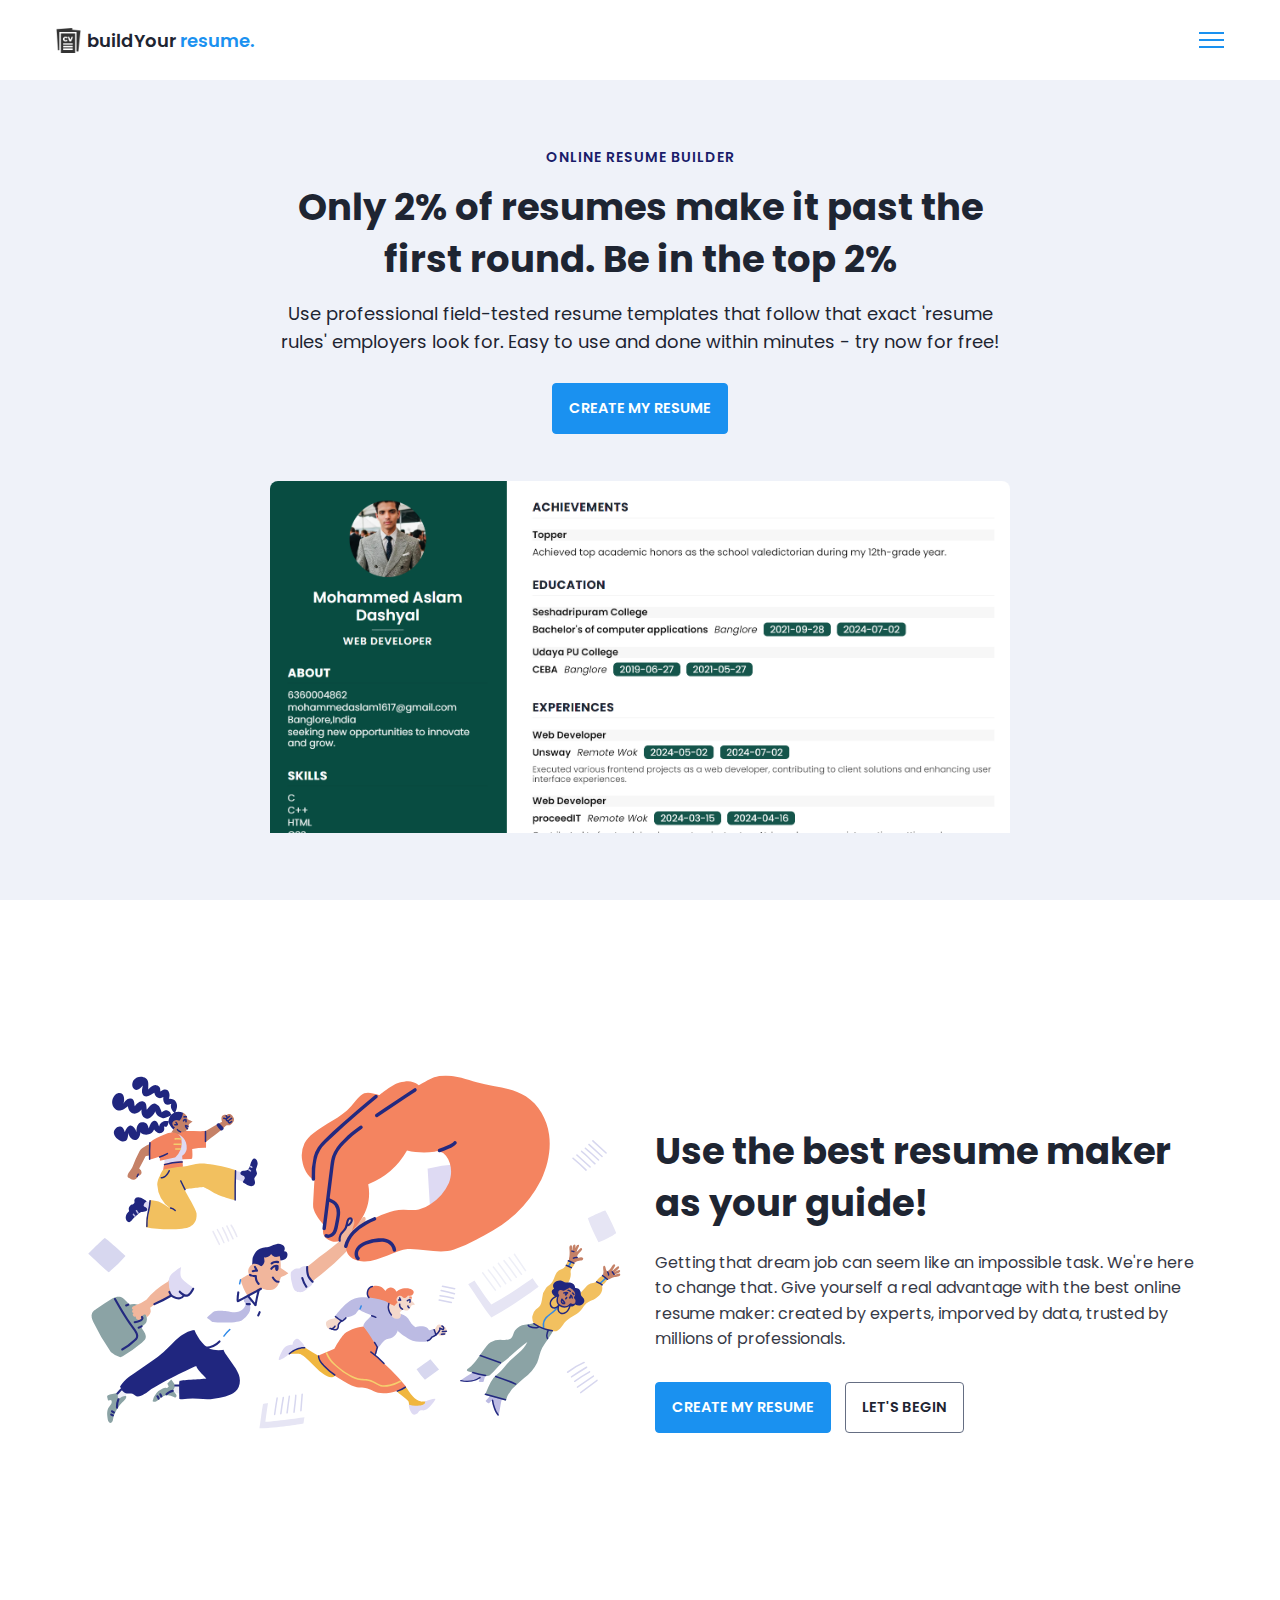
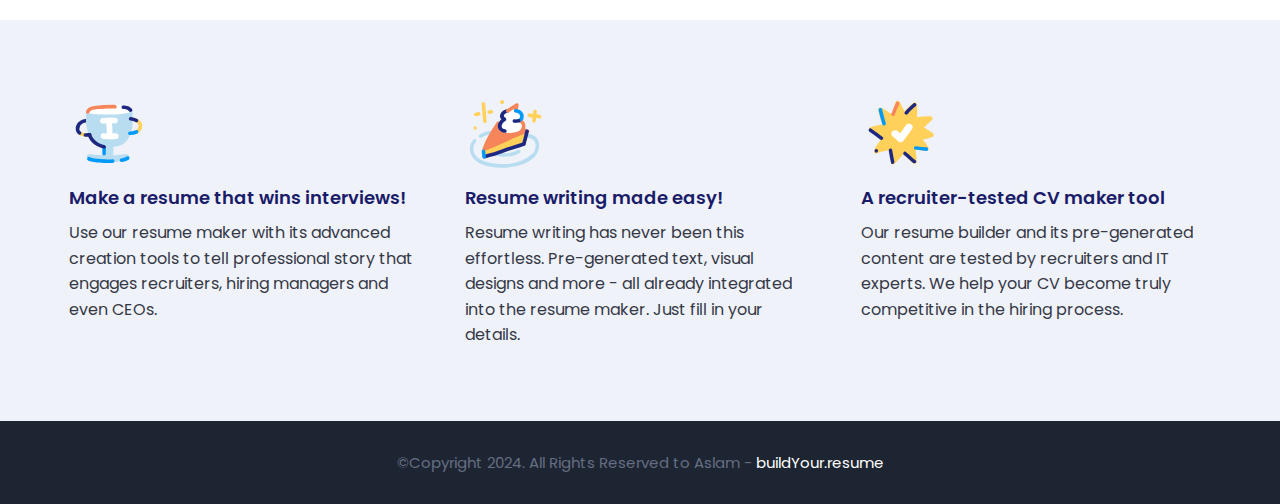
<file: index.html>
<!DOCTYPE html>
<html>

<head>
    <meta charset="utf-8">
    <meta http-equiv="X-UA-Compatible" content="IE=edge">
    <title>Home Page</title>
    <meta name="description" content="">
    <meta name="viewport" content="width=device-width, initial-scale=1">
    <link rel="stylesheet" href="assets/css/main.css">
</head>

<body>

    <nav class="navbar bg-white">
        <div class="container">
            <div class="navbar-content">
                <div class="brand-and-toggler">
                    <a href="index.html" class="navbar-brand">
                        <img src="assets/images/curriculum-vitae.png" alt="" class="navbar-brand-icon">
                        <span class="navbar-brand-text">buildYour <span>resume.</span>
                    </a>
                    <button type="button" class="navbar-toggler-btn">
                        <div class="bars">
                            <div class="bar"></div>
                            <div class="bar"></div>
                            <div class="bar"></div>
                        </div>
                    </button>
                </div>
            </div>
        </div>
    </nav>

    <header class="header bg-bright" id="header">
        <div class="container">
            <div class="header-content text-center">
                <h6 class="text-uppercase text-blue-dark fs-14 fw-6 ls-1">online resume builder</h6>
                <h1 class="lg-title">Only 2% of resumes make it past the first round. Be in the top 2%</h1>
                <p class="text-dark fs-18">Use professional field-tested resume templates that follow that exact 'resume
                    rules' employers look for. Easy to use and done within minutes - try now for free!</p>
                <a href="resume.html" class="btn btn-primary text-uppercase">create my resume</a>
                <img src="assets/images/template.png">
            </div>
        </div>
    </header>

    <div class="section-one">
        <div class="container">
            <div class="section-one-content">
                <div class="section-one-l">
                    <img
                        src="assets/images/visual-0c7080adf17f1f207276f613447c924f667dab34b7ac415cd7ef653172defd0b.svg">
                </div>
                <div class="section-one-r text-center">
                    <h2 class="lg-title">Use the best resume maker as your guide!</h2>
                    <p class="text">Getting that dream job can seem like an impossible task. We're here to change that.
                        Give yourself a real advantage with the best online resume maker: created by experts, imporved
                        by data, trusted by millions of professionals.</p>
                    <div class="btn-group">
                        <a href="resume.html" class="btn btn-primary text-uppercase">create my resume</a>
                        <a href="#" class="btn btn-secondary text-uppercase">Let's Begin</a>
                    </div>
                </div>
            </div>
        </div>
    </div>

    <div class="section-two bg-bright">
        <div class="container">
            <div class="section-two-content">
                <div class="section-items">
                    <div class="section-item">
                        <div class="section-item-icon">
                            <img src="assets/images/feature-1-edf4481d69166ac81917d1e40e6597c8d61aa970ad44367ce78049bf830fbda5.svg"
                                alt="">
                        </div>
                        <h5 class="section-item-title">Make a resume that wins interviews!</h5>
                        <p class="text">Use our resume maker with its advanced creation tools to tell professional story
                            that engages recruiters, hiring managers and even CEOs.</p>
                    </div>

                    <div class="section-item">
                        <div class="section-item-icon">
                            <img src="assets/images/feature-2-a7a471bd973c02a55d1b3f8aff578cd3c9a4c5ac4fc74423d94ecc04aef3492b.svg"
                                alt="">
                        </div>
                        <h5 class="section-item-title">Resume writing made easy!</h5>
                        <p class="text">Resume writing has never been this effortless. Pre-generated text, visual
                            designs and more - all already integrated into the resume maker. Just fill in your details.
                        </p>
                    </div>

                    <div class="section-item">
                        <div class="section-item-icon">
                            <img src="assets/images/feature-3-4e87a82f83e260488c36f8105e26f439fdc3ee5009372bb5e12d9421f32eabdd.svg"
                                alt="">
                        </div>
                        <h5 class="section-item-title">A recruiter-tested CV maker tool</h5>
                        <p class="text">Our resume builder and its pre-generated content are tested by recruiters and IT
                            experts. We help your CV become truly competitive in the hiring process.</p>
                    </div>
                </div>
            </div>
        </div>
    </div>

    <footer class="footer bg-dark">
        <div class="container">
            <div class="footer-content text-center">
                <p class="fs-15">&copy;Copyright 2024. All Rights Reserved to Aslam - <span>buildYour.resume</span></p>
            </div>
        </div>
    </footer>
</body>
</html>
</file>
<file: assets/css/main.css>
@import url('https://fonts.googleapis.com/css2?family=Manrope:wght@200;300;400;500;600;700;800&family=Poppins:ital,wght@0,100;0,200;0,300;0,400;0,500;0,600;0,700;0,800;0,900;1,100;1,200;1,300;1,400;1,500;1,600;1,700;1,800;1,900&display=swap');

:root{
    --clr-blue: #1A91F0;
    --clr-blue-mid: #1170CD;
    --clr-blue-dark: #1A1C6A;
    --clr-white: #fff;
    --clr-bright: #EFF2F9;
    --clr-dark: #1e2532;
    --clr-black: #000;
    --clr-grey: #656e83;
    --clr-green: #084C41;
    --font-poppins: 'Poppins', sans-serif;
    --font-manrope: 'Manrope', sans-serif;;
    --transition: all 300ms ease-in-out;
}

*{
    padding: 0;
    margin: 0;
    box-sizing: border-box;
    -webkit-print-color-adjust: exact;
    print-color-adjust: exact;
}

html{
    font-size: 10px;
}

body{
    font-size: 1.6rem;
    font-family: var(--font-poppins);
}

button{
    border: none;
    background-color: transparent;
    outline: 0;
    cursor: pointer;
    font-family: inherit;
}

img{
    width: 100%;
    display: block;
}

a{
    text-decoration: none;
}

/* fonts */
.font-poppins{font-family: var(--font-poppins);}
.font-manrope{font-family: var(--font-manrope);}

/* text colors */
.text-blue{color: var(--clr-blue);}
.text-blue-mid{color: var(--clr-blue-mid);}
.text-blue-dark{color: var(--clr-blue-dark);}
.text-bright{color: var(--clr-bright);}
.text-dark{color: var(--clr-dark);}
.text-grey{color: var(--clr-grey);}
.text-white{color: var(--clr-white);}

/* backgrounds */
.bg-blue{background-color: var(--clr-blue);}
.bg-blue-mid{background-color: var(--clr-blue-mid);}
.bg-blue-dark{background-color: var(--clr-blue-dark);}
.bg-bright{background-color: var(--clr-bright);}
.bg-dark{background-color: var(--clr-dark);}
.bg-grey{background-color: var(--clr-grey);}
.bg-white{background-color: var(--clr-white);}
.bg-black{background-color: var(--clr-black);}
.bg-green{background-color: var(--clr-green);}

.text-center{ text-align: center;}
.text-left{text-align: left;}
.text-right{text-align: right;}
.text-uppercase{text-transform: uppercase;}
.text-lowercase{text-transform: lowercase;}
.text-capitalize{text-transform: capitalize;}
.text{
    color: var(--clr-dark);
    opacity: 0.9;
    margin: 2rem 0;
    line-height: 1.6;
}

.fw-2{font-weight: 200;}
.fw-3{font-weight: 300;}
.fw-4{font-weight: 400;}
.fw-5{font-weight: 500;}
.fw-6{font-weight: 600;}
.fw-7{font-weight: 700;}
.fw-8{font-weight: 800;}

.fs-13{font-size: 13px;}
.fs-14{font-size: 14px;}
.fs-15{font-size: 15px;}
.fs-16{font-size: 16px;}
.fs-17{font-size: 17px;}
.fs-18{font-size: 18px;}
.fs-19{font-size: 19px;}
.fs-20{font-size: 20px;}
.fs-21{font-size: 21px;}
.fs-22{font-size: 22px;}
.fs-23{font-size: 23px;}
.fs-24{font-size: 24px;}
.fs-25{font-size: 25px;}

.ls-1{letter-spacing: 1px;}
.ls-2{letter-spacing: 2px;}

.container{
    max-width: 1200px;
    margin: 0 auto;
    padding: 0 1.6rem;
}

/* bars button */
.bars{
    display: flex;
    flex-direction: column;
    justify-content: space-between;
    height: 16.5px;
    width: 25px;
}
.bars .bar{
    width: 100%;
    height: 2px;
    background-color: var(--clr-blue);
    transition: var(--transition);
}

.bars:hover .bar{
    background-color: var(--clr-dark);
}

/* buttons */
.btn{
    font-size: 14.5px;
    font-weight: 600;
    padding: 1.4rem 1.6rem;
    border-radius: 4px;
    display: inline-block;
    margin-bottom: 15px;
}

.btn-primary{
    background-color: var(--clr-blue);
    color: var(--clr-white);
    border: 1px solid var(--clr-blue);
    transition: var(--transition);
}

.btn-primary:hover{
    background-color: transparent;
    color: var(--clr-dark);
    border-color: var(--clr-grey);
}

.btn-secondary{
    background-color: transparent;
    color: var(--clr-dark);
    border: 1px solid var(--clr-grey);
    transition: var(--transition);
}

.btn-secondary:hover{
    background-color: var(--clr-blue);
    color: var(--clr-white);
    border-color: var(--clr-blue);
}

.btn-group button:first-child, .btn-group a:first-child{
    margin-right: 1rem!important;
}

/* navbar part */
.navbar{
    height: 80px;
    display: flex;
    align-items: center;
    box-shadow: rgba(0, 0, 0, 0.08) 0px 3px 8px;
}

.navbar .container{
    width: 100%;
}

.navbar-brand{
    display: flex;
    align-items: center;
    justify-content: flex-start;
    font-size: 1.8rem;
}
.navbar-brand-text{
    color: var(--clr-dark);
    font-weight: 600;
}
.navbar-brand-text span{
    color: var(--clr-blue);
}
.navbar-brand-icon{
    width: 25px;
    margin-right: 6px;
    opacity: 0.8;
}
.brand-and-toggler{
    display: flex;
    align-items: center;
    justify-content: space-between;
}
.header{
    min-height: calc(100vh - 80px);
    display: flex;
    flex-direction: column;
    align-items: center;
    justify-content: center;
}
.header-content{
    max-width: 740px;
    margin-right: auto;
    margin-left: auto;
}
.header-content img{
    max-width: 760px;
    border-top-right-radius: 8px;
    border-top-left-radius: 8px;
    margin-top: 3.2rem;
}
.lg-title{
    margin: 1.4rem 0;
    font-size: 37px;
    line-height: 1.4;
    color: var(--clr-dark);
}
.header-content p{
    margin-bottom: 2.6rem;
    line-height: 1.6;
}


/* section one */
.section-one{
    padding: 64px 0;
    min-height: 80vh;
    display: flex;
    align-items: center;
}
.section-one-l img{
    max-width: 545px;
    margin-right: auto;
    margin-left: auto;
}
.section-one-r{
    margin-top: 4rem;
}

.section-one .btn-group{
    margin-top: 2rem;
}
.section-one-r{
    max-width: 545px;
    margin-right: auto;
    margin-left: auto;
}
.section-one-r .btn-group{
    margin-top: 3rem;
}

/* section two */
.section-two{
    padding: 64px 0;
}
.section-two .section-items{
    display: grid;
    gap: 2rem;
}

.section-two .section-item{
    max-width: 350px;
    text-align: center;
    margin-right: auto;
    margin-left: auto;
}
.section-two .section-item-icon{
    margin: 1rem 0;
}
.section-two .section-item-icon img{
    width: 80px;
    margin-right: auto;
    margin-left: auto;
}
.section-two .section-item-title{
    color: var(--clr-blue-dark);
    font-size: 1.8rem;
    font-weight: 600;
}
.section-two .text{
    margin: 0.9rem 0;
}

/* footer */
.footer{
    padding: 3rem 0;
}
.footer-content p{
    color: var(--clr-grey);
}
.footer-content p span{
    color: var(--clr-white);
}

/* media queries */
@media screen and (min-width: 768px){
    .section-two .section-items{
        grid-template-columns: repeat(2, 1fr);
    }
}

@media screen and (min-width: 992px){
    .section-one-content{
        display: grid;
        grid-template-columns: repeat(2, 1fr);
        column-gap: 3rem;
    }
    .section-one-r{
        text-align: left;
    }
    .section-two .section-items{
        grid-template-columns: repeat(3, 1fr);
    }
    .section-two .section-item{
        text-align: left;
    }
    .section-two .section-item-icon img{
        margin-left: 0;
    }
}



/* resume page */
#about-sc{
    padding: 64px 0;
}

.cv-form-row-title{
    background-color: var(--clr-dark);
    padding: 0.8rem 1.6rem;
    margin-bottom: 2rem;
}

.cv-form-row-title h3{
    color: var(--clr-white);
    font-weight: 500;
    text-transform: uppercase;
    letter-spacing: 1.5px;
    font-size: 1.7rem;
}
.cv-form-blk{
    margin: 3rem 0;
}
.cv-form-row{
    padding: 3rem 2rem 0 2rem;
    border: 1px solid rgba(0, 0, 0, 0.08);
    margin-bottom: 1rem;
    position: relative;
}
textarea{
    resize: none;
}
.form-elem{
    margin-bottom: 3rem;
    position: relative;
}
.form-label{
    display: block;
    font-weight: 600;
    font-size: 14px;
    color: var(--clr-dark);
    margin-bottom: 0.5rem;
}
.form-control{
    border-radius: none;
    border: 1px solid rgba(0, 0, 0, 0.1);
    font-size: 14px;
    padding: 0.8rem 1.6rem;
    font-family: inherit;
    width: 100%;
    outline: 0;
    transition: var(--transition);
}

.form-control:focus{
    border-color: rgba(0, 0, 0, 0.3);
}
.form-text{
    color: #ca0b00;
    font-size: 12px;
    position: absolute;
    letter-spacing: 0.5px;
    top: calc(100% + 2px);
    left: 0;
    width: 100%;
}
.cols-3, .cols-2{
    display: grid;
}
.repeater-add-btn{
    width: 25px;
    height: 25px;
    background-color: var(--clr-blue-mid);
    font-size: 1.6rem;
    color: var(--clr-white);
    margin: 1rem 0;
}
.repeater-remove-btn{
    position: absolute;
    top: 10px;
    right: 10px;
    z-index: 999;
    width: 25px;
    height: 25px;
    border-radius: 50%;
    background-color: #ca0b00;
    color: var(--clr-white);
    font-size: 1.6rem;
}

/* preview section */
.preview-cnt{
    border-radius: 5px;
    display: grid;
    grid-template-columns: 32% auto;
    box-shadow: rgba(149, 157, 165, 0.2) 0px 8px 24px;
    overflow: hidden;
}

.preview-cnt-l{
    padding: 3rem 3rem 2rem 3rem;
}
.preview-cnt-r{
    padding: 3rem 3rem 3rem 4rem;
}
.preview-cnt-l .preview-blk:nth-child(1){
    text-align: center;
}
.preview-image{
    width: 120px;
    height: 120px;
    border-radius: 50%;
    overflow: hidden;
    margin-right: auto;
    margin-left: auto;
}
.preview-image img{
    width: 100%;
    height: 100%;
    object-fit: cover;
}
.preview-item-name{
    font-size: 2.4rem;
    font-weight: 600;
    margin: 1.8rem 0;
    position: relative;
}
.preview-item-name::after{
    position: absolute;
    content: "";
    bottom: -10px;
    width: 50px;
    height: 1.5px;
    background-color: rgba(255, 255, 255, 0.5);
    left: 50%;
    transform: translateX(-50%);
}
.preview-blk{
    padding: 1rem 0;
    margin-bottom: 1rem;
}
.preview-blk-title h3{
    text-transform: uppercase;
    letter-spacing: 0.5px;
    border-bottom: 0.5px solid rgba(0, 0, 0, 0.08);
    padding-bottom: 0.5rem;
}
.preview-blk-title{
    margin-bottom: 1rem;
}
.preview-blk-list .preview-item{
    font-size: 1.5rem;
    margin-bottom: 0.2rem;
    opacity: 0.95;
}
.preview-cnt-r .preview-blk-title{
    color: var(--clr-dark);
}
.preview-cnt-r .preview-blk-list .preview-item{
    margin-top: 1.8rem;
}

.achievements-items.preview-blk-list .preview-item span:first-child,
.educations-items.preview-blk-list .preview-item span:first-child,
.experiences-items.preview-blk-list .preview-item span:first-child,
.projects-items.preview-blk-list .preview-item span:first-child{
    display: block;
    font-weight: 600;
    margin-bottom: 1rem;
    background-color: rgba(0, 0, 0, 0.03);
}

.educations-items.preview-blk-list .preview-item span:nth-child(2),
.experiences-items.preview-blk-list .preview-item span:nth-child(2){
    font-weight: 600;
    margin-right: 1rem;
}

.educations-items.preview-blk-list .preview-item span:nth-child(3),
.experiences-items.preview-blk-list .preview-item span:nth-child(3),
.projects-items.preview-blk-list .preview-item span:nth-child(2)
{
    font-style: italic;
    margin-right: 1rem;
}

.educations-items.preview-blk-list .preview-item span:nth-child(4),
.educations-items.preview-blk-list .preview-item span:nth-child(5),
.experiences-items.preview-blk-list .preview-item span:nth-child(4),
.experiences-items.preview-blk-list .preview-item span:nth-child(5){
    margin-right: 1rem;
    background-color: var(--clr-green);
    color: var(--clr-white);
    padding: 0 1rem;
    border-radius: 0.6rem;
}

.educations-items.preview-blk-list .preview-item span:nth-child(6),
.experiences-items.preview-blk-list .preview-item span:nth-child(6),
.projects-items.preview-blk-list .preview-item span:nth-child(6){
    font-size: 13.5px;
    display: block;
    opacity: 0.8;
    margin-top: 1rem;
}
.projects-items.preview-blk-list .preview-item span{
    display: block;
}

@media screen and (min-width: 768px){
    .cols-3{
        grid-template-columns: repeat(3, 1fr);
        column-gap: 2rem;
    }
    .cols-2{
        grid-template-columns: repeat(2, 1fr);
        column-gap: 2rem;
    }
}

@media screen and (min-width: 992px){
    .cv-form-row{
        padding: 3rem 3rem 0rem 3rem;
    }
    .cols-3{
        grid-template-columns: repeat(3, 1fr);
    }
}

.print-btn-sc{
    margin: 2rem 0 6rem 0;
}

/* print section */
@media print{
    body *{
        visibility: hidden;
    }

    .non_print_area{
        display: none;
    }

    .print_area, .print_area *{
        visibility: visible;
    }

    .print_area{
        width: 100%;
        position: absolute;
        left: 0;
        top: 0;
        overflow: hidden;
    }
}
</file>
